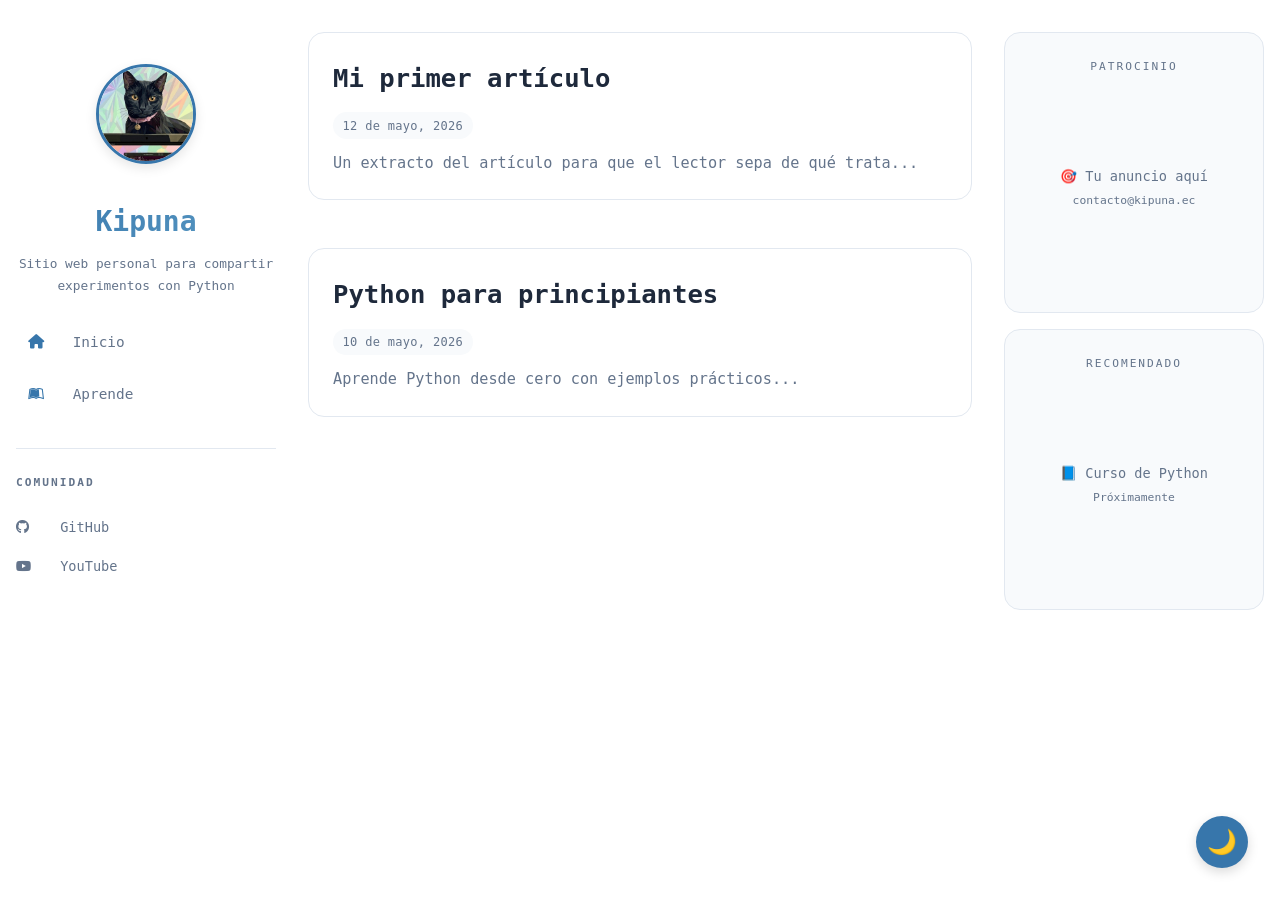
<file: index.html>
<!DOCTYPE html>
<html>
<head>
  <meta charset="UTF-8">
  <meta name="viewport" content="width=device-width, initial-scale=1.0">
  <title>Kipuna Ec</title>
  <link rel="stylesheet" href="css/style.css">
  <link rel="stylesheet" href="https://cdnjs.cloudflare.com/ajax/libs/font-awesome/6.0.0/css/all.min.css">
</head>
<body>

<div class="main-layout">
  
  <!-- COLUMNA 1: SIDEBAR (ocupa el vacío izquierdo) -->
  <aside class="sidebar">
    <div class="logo">
      <img src="img/avatar.png" alt="Kipuna">
    </div>
    <h2>Kipuna</h2>
    <div class="descripcion">
      <p>Sitio web personal para compartir experimentos con Python</p>
    </div>
    <nav>
      <ul>
        <li><a href="index.html"><i class="fa-solid fa-house"></i> Inicio</a></li>
        <li><a href="blog.html"><i class="fa-brands fa-leanpub"></i> Aprende</a></li>
      </ul>
    </nav>
    <div class="sidebar-socials">
      <h3>COMUNIDAD</h3>
      <a href="https://github.com/kipunaEc" target="_blank"><i class="fab fa-github"></i> GitHub</a>
      <a href="https://youtube.com/@kipunaEc" target="_blank"><i class="fab fa-youtube"></i> YouTube</a>
    </div>
  </aside>

  <!-- COLUMNA 2: CONTENIDO PRINCIPAL -->
  <main class="contenido">
    <ul class="posts-list">
      <li class="post-item">
        <h2 class="post-title"><a href="post.html">Mi primer artículo</a></h2>
        <span class="post-date">12 de mayo, 2026</span>
        <p class="post-excerpt">Un extracto del artículo para que el lector sepa de qué trata...</p>
      </li>
      <li class="post-item">
        <h2 class="post-title"><a href="post.html">Python para principiantes</a></h2>
        <span class="post-date">10 de mayo, 2026</span>
        <p class="post-excerpt">Aprende Python desde cero con ejemplos prácticos...</p>
      </li>
    </ul>
  </main>

  <!-- COLUMNA 3: PUBLICIDAD -->
  <aside class="publicidad">
    <div class="ad-space">
      <div class="ad-label">Patrocinio</div>
      <div class="ad-content">
        <p>🎯 Tu anuncio aquí<br><small>contacto@kipuna.ec</small></p>
      </div>
    </div>
    <div class="ad-space" style="margin-top: 1rem;">
      <div class="ad-label">Recomendado</div>
      <div class="ad-content">
        <p>📘 Curso de Python<br><small>Próximamente</small></p>
      </div>
    </div>
  </aside>

</div>

<!-- Botón de modo nocturno -->
<button class="theme-toggle" id="themeToggle" aria-label="Cambiar modo oscuro/claro">
  🌙
</button>

<script>
  // Modo nocturno con localStorage
  (function() {
    const toggle = document.getElementById('themeToggle');
    const root = document.documentElement;
    
    // Verificar preferencia guardada o del sistema
    const savedTheme = localStorage.getItem('theme');
    const systemPrefersDark = window.matchMedia('(prefers-color-scheme: dark)').matches;
    
    if (savedTheme === 'dark' || (!savedTheme && systemPrefersDark)) {
      root.setAttribute('data-theme', 'dark');
      toggle.textContent = '☀️';
    } else {
      root.setAttribute('data-theme', 'light');
      toggle.textContent = '🌙';
    }
    
    // Toggle al hacer clic
    toggle.addEventListener('click', () => {
      const isDark = root.getAttribute('data-theme') === 'dark';
      if (isDark) {
        root.setAttribute('data-theme', 'light');
        localStorage.setItem('theme', 'light');
        toggle.textContent = '🌙';
      } else {
        root.setAttribute('data-theme', 'dark');
        localStorage.setItem('theme', 'dark');
        toggle.textContent = '☀️';
      }
    });
  })();
</script>

</body>
</html>
</file>
<file: css/style.css>
/* ===== TEMA PROFESIONAL PYTHON CON MODO NOCTURNO ===== */

* {
  margin: 0;
  padding: 0;
  box-sizing: border-box;
}

/* ===== VARIABLES (Modo claro por defecto) ===== */
:root {
  --bg: #FFFFFF;
  --bg-secondary: #F8FAFC;
  --text: #1E293B;
  --text-light: #64748B;
  --border: #E2E8F0;
  --accent: #3776AB;
  --accent-light: #5B9BC5;
  --accent-dark: #2C5A7A;
  --card-bg: #FFFFFF;
  --code-bg: #F1F5F9;
}

/* ===== MODO NOCTURNO ===== */
[data-theme="dark"] {
  --bg: #0F172A;
  --bg-secondary: #1E293B;
  --text: #E2E8F0;
  --text-light: #94A3B8;
  --border: #334155;
  --accent: #5B9BC5;
  --accent-light: #7BB3D9;
  --accent-dark: #3776AB;
  --card-bg: #1E293B;
  --code-bg: #0F172A;
}

body {
  font-family: -apple-system, BlinkMacSystemFont, 'Segoe UI', 'Fira Code', monospace;
  background: var(--bg);
  color: var(--text);
  line-height: 1.7;
  font-size: 18px;
  transition: background 0.3s ease, color 0.3s ease;
}

/* ===== BOTÓN DE MODO NOCTURNO ===== */
.theme-toggle {
  position: fixed;
  bottom: 2rem;
  right: 2rem;
  background: var(--accent);
  color: white;
  border: none;
  border-radius: 50%;
  width: 52px;
  height: 52px;
  font-size: 1.5rem;
  cursor: pointer;
  box-shadow: 0 4px 12px rgba(0,0,0,0.15);
  z-index: 1000;
  transition: transform 0.2s, background 0.2s;
}

.theme-toggle:hover {
  transform: scale(1.1);
  background: var(--accent-dark);
}

/* ===== LAYOUT PRINCIPAL ===== */
.main-layout {
  display: flex;
  justify-content: center;
  gap: 2rem;
  max-width: 1400px;
  margin: 0 auto;
  padding: 0 1rem;
}

/* ===== SIDEBAR ===== */
.sidebar {
  width: 260px;
  flex-shrink: 0;
  position: sticky;
  top: 2rem;
  height: fit-content;
  padding: 2rem 0;
}

.logo {
  text-align: center;
  margin-bottom: 1.5rem;
}

.logo img {
  width: 100px;
  height: 100px;
  border-radius: 50%;
  object-fit: cover;
  border: 3px solid var(--accent);
  box-shadow: 0 4px 12px rgba(0,0,0,0.1);
}

.sidebar h2 {
  text-align: center;
  font-size: 1.75rem;
  font-weight: 700;
  background: linear-gradient(135deg, var(--accent), var(--accent-light));
  -webkit-background-clip: text;
  background-clip: text;
  color: transparent;
  margin-bottom: 0.5rem;
}

.descripcion p {
  text-align: center;
  font-size: 0.8rem;
  color: var(--text-light);
  margin-bottom: 1.5rem;
}

.sidebar nav ul {
  list-style: none;
}

.sidebar nav li {
  margin-bottom: 0.5rem;
}

.sidebar nav a {
  display: block;
  padding: 0.6rem 0.75rem;
  text-decoration: none;
  color: var(--text-light);
  font-size: 0.9rem;
  border-radius: 10px;
  transition: all 0.2s;
}

.sidebar nav a:hover {
  background: var(--bg-secondary);
  color: var(--accent);
  transform: translateX(5px);
}

.sidebar nav i {
  width: 28px;
  margin-right: 8px;
  color: var(--accent);
}

.sidebar-socials {
  margin-top: 2rem;
  padding-top: 1.5rem;
  border-top: 1px solid var(--border);
}

.sidebar-socials h3 {
  font-size: 0.7rem;
  letter-spacing: 2px;
  color: var(--text-light);
  margin-bottom: 1rem;
  font-weight: 600;
}

.sidebar-socials a {
  display: block;
  padding: 0.5rem 0;
  text-decoration: none;
  color: var(--text-light);
  font-size: 0.85rem;
  transition: color 0.2s;
}

.sidebar-socials a:hover {
  color: var(--accent);
}

.sidebar-socials i {
  width: 28px;
  margin-right: 8px;
}

/* ===== CONTENIDO PRINCIPAL ===== */
.contenido {
  flex: 1;
  max-width: 680px;
  min-width: 0;
  padding: 2rem 0 4rem;
}

.posts-list {
  list-style: none;
}

.post-item {
  margin-bottom: 3rem;
  padding: 1.5rem;
  background: var(--card-bg);
  border-radius: 16px;
  border: 1px solid var(--border);
  transition: transform 0.2s, box-shadow 0.2s;
}

.post-item:hover {
  transform: translateY(-4px);
  box-shadow: 0 12px 24px rgba(0,0,0,0.1);
}

.post-title {
  font-size: 1.6rem;
  margin-bottom: 0.5rem;
}

.post-title a {
  text-decoration: none;
  color: var(--text);
  transition: color 0.2s;
}

.post-title a:hover {
  color: var(--accent);
}

.post-date {
  font-size: 0.75rem;
  color: var(--text-light);
  margin-bottom: 0.75rem;
  display: inline-block;
  padding: 0.2rem 0.6rem;
  background: var(--bg-secondary);
  border-radius: 20px;
  letter-spacing: 0.3px;
}

.post-excerpt {
  color: var(--text-light);
  font-size: 0.95rem;
  line-height: 1.6;
}

/* ===== PUBLICIDAD ===== */
.publicidad {
  width: 260px;
  flex-shrink: 0;
  position: sticky;
  top: 2rem;
  height: fit-content;
  padding: 2rem 0;
}

.ad-space {
  background: var(--bg-secondary);
  border: 1px solid var(--border);
  border-radius: 16px;
  padding: 1.5rem;
  text-align: center;
  margin-bottom: 1rem;
}

.ad-label {
  font-size: 0.7rem;
  text-transform: uppercase;
  letter-spacing: 2px;
  color: var(--text-light);
  margin-bottom: 0.75rem;
}

.ad-content {
  min-height: 200px;
  display: flex;
  align-items: center;
  justify-content: center;
  color: var(--text-light);
  font-size: 0.85rem;
}

/* ===== RESPONSIVE ===== */
@media (max-width: 1024px) {
  .publicidad {
    display: none;
  }
}

@media (max-width: 768px) {
  .main-layout {
    flex-direction: column;
    padding: 0;
  }
  
  .sidebar {
    width: 100%;
    position: static;
    padding: 1.5rem;
  }
  
  .sidebar nav ul {
    display: flex;
    justify-content: center;
    gap: 1.5rem;
    flex-wrap: wrap;
  }
  
  .sidebar nav li {
    margin-bottom: 0;
  }
  
  .sidebar nav a {
    padding: 0.5rem;
  }
  
  .sidebar nav a:hover {
    transform: none;
  }
  
  .sidebar-socials {
    text-align: center;
  }
  
  .sidebar-socials a {
    display: inline-block;
    margin: 0 0.75rem;
  }
  
  .contenido {
    padding: 1.5rem;
  }
  
  .publicidad {
    display: block;
    width: 100%;
    position: static;
    padding: 0 1.5rem 2rem;
  }
  
  .theme-toggle {
    bottom: 1rem;
    right: 1rem;
    width: 44px;
    height: 44px;
    font-size: 1.2rem;
  }
}

img {
  max-width: 100%;
  height: auto;
}

/* Scrollbar personalizada */
::-webkit-scrollbar {
  width: 8px;
}

::-webkit-scrollbar-track {
  background: var(--bg-secondary);
}

::-webkit-scrollbar-thumb {
  background: var(--accent);
  border-radius: 4px;
}
</file>
